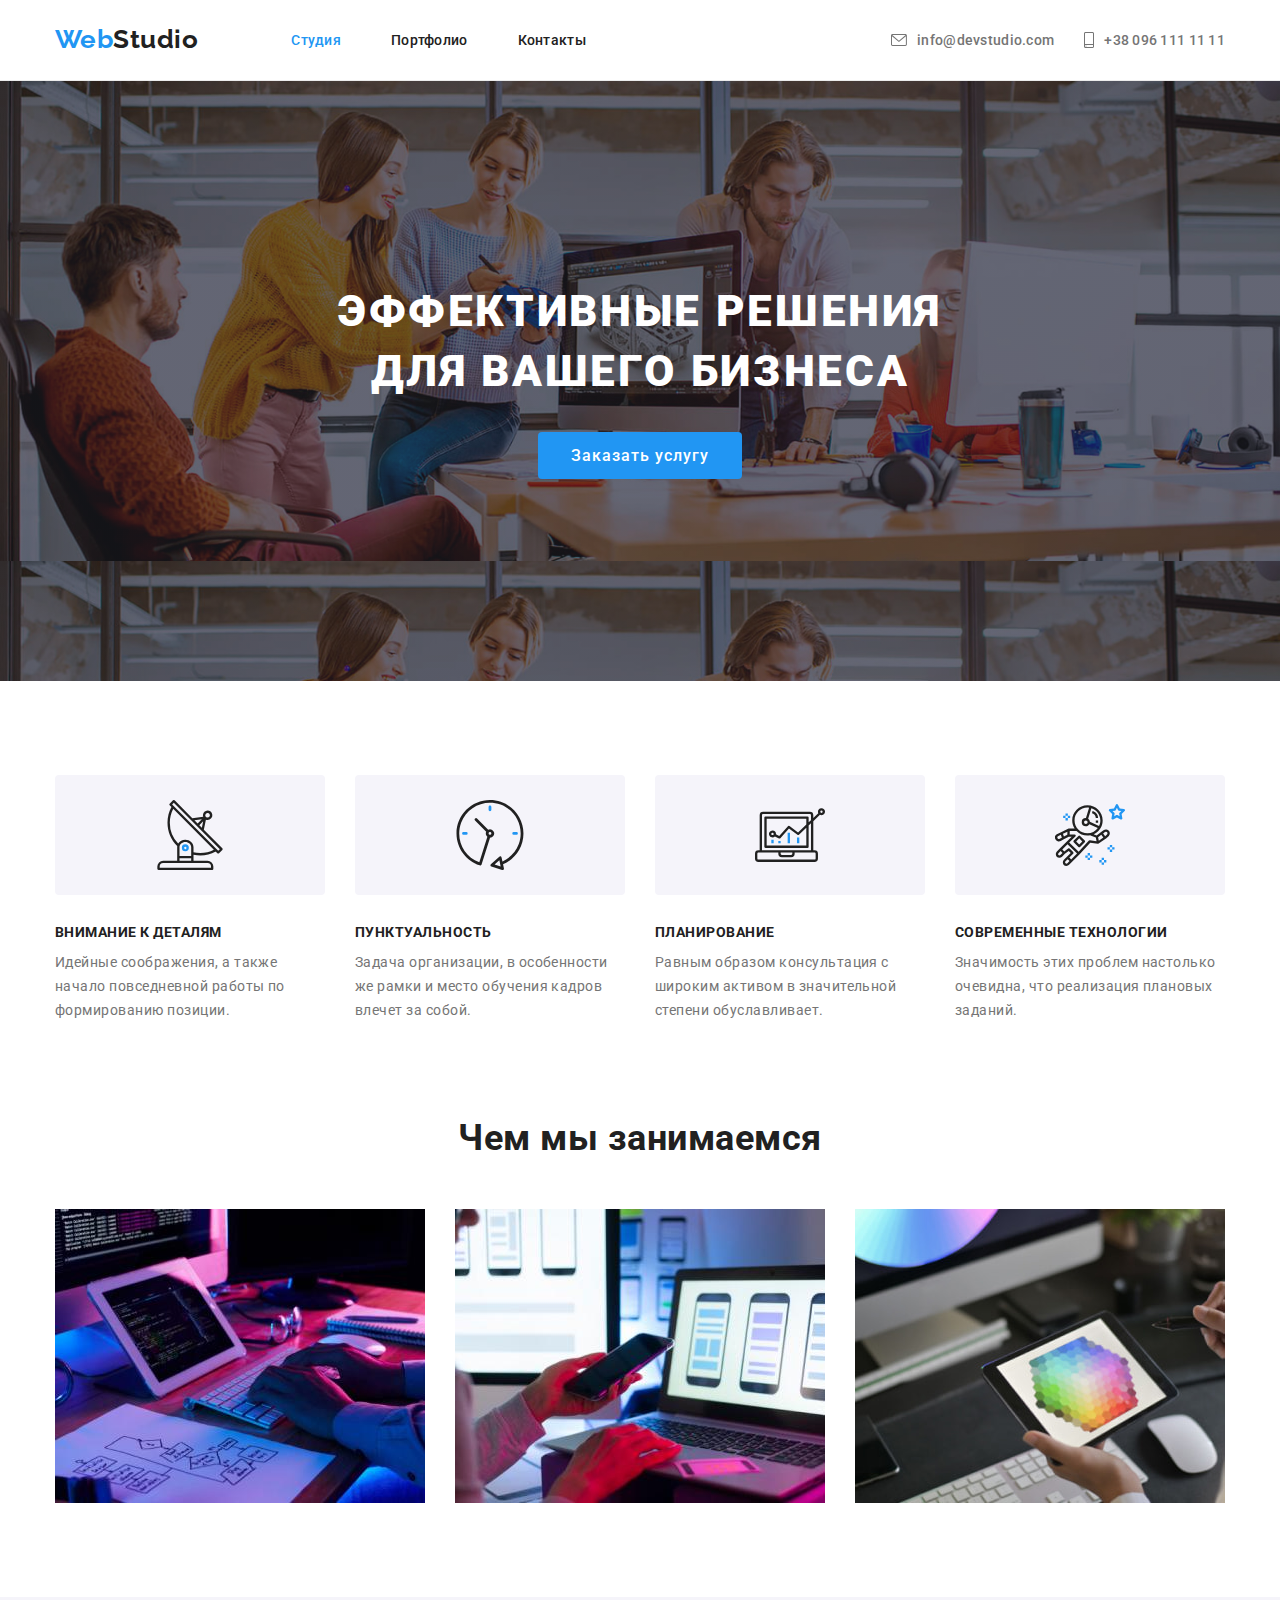
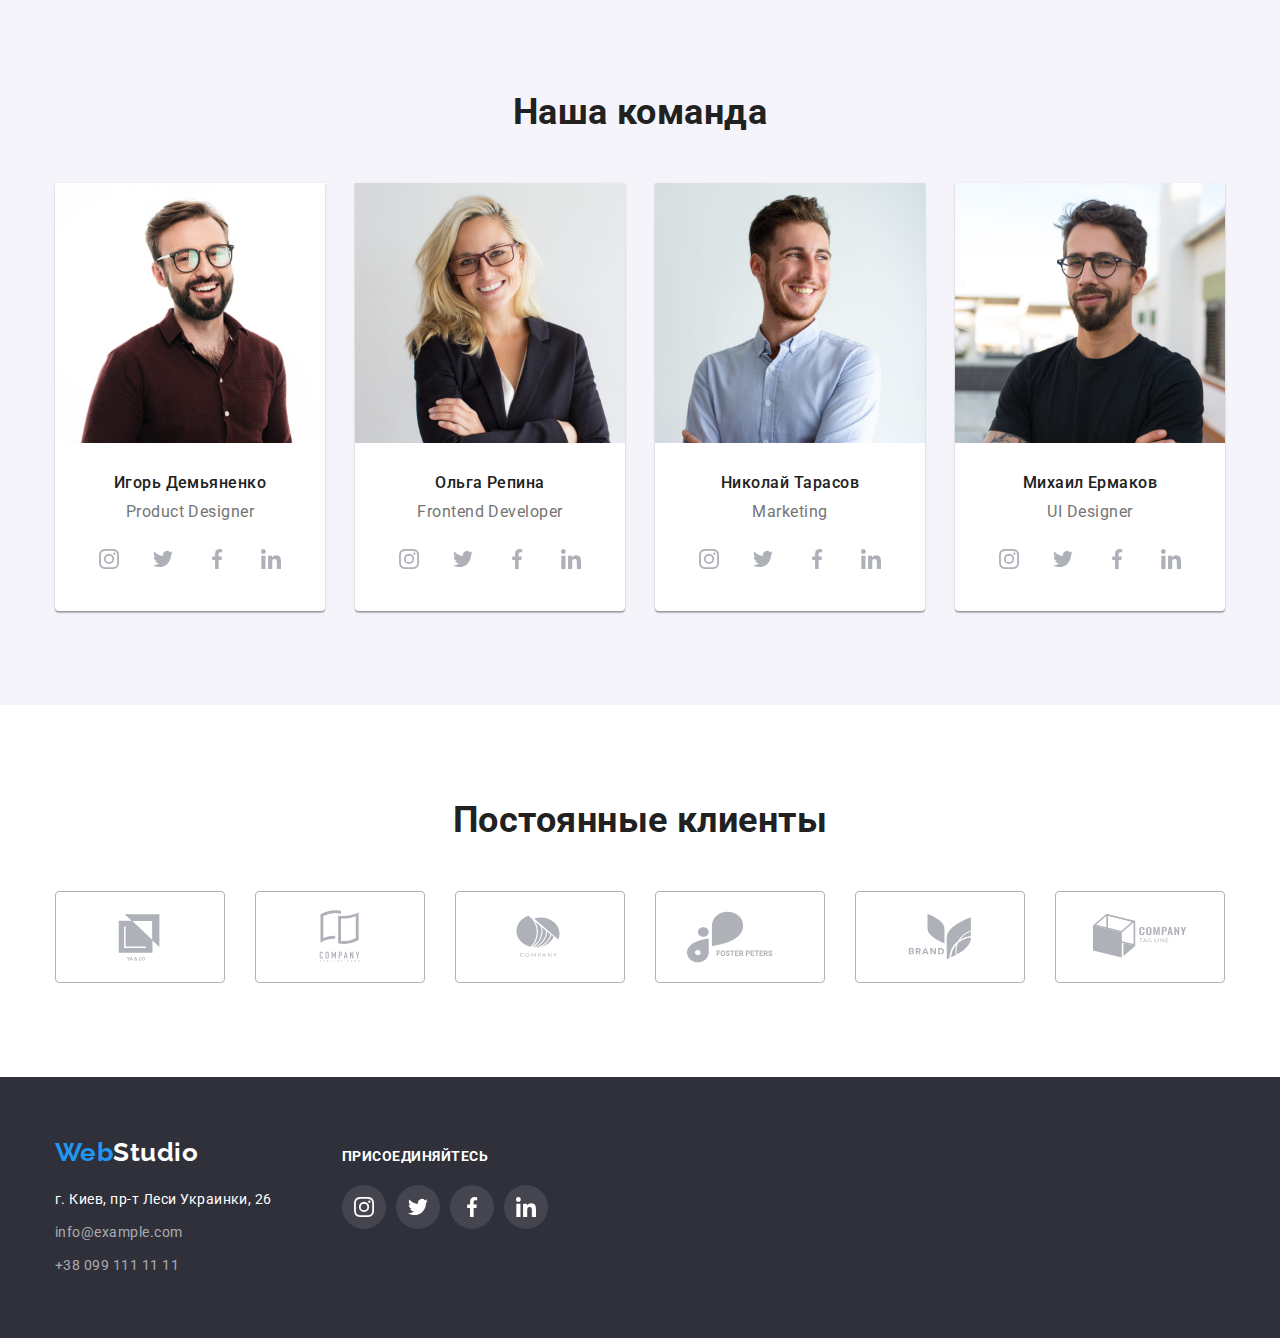
<file: index.html>
<!DOCTYPE html>
<html lang="ru">
<head>
    <meta charset="UTF-8">
    <meta http-equiv="X-UA-Compatible" content="IE=edge">
    <meta name="viewport" content="width=device-width, initial-scale=1.0">
    <title>Project</title>
    <link href="https://fonts.googleapis.com/css2?family=Raleway:wght@700&family=Roboto:wght@400;500;700;900&display=swap"
        rel="stylesheet">
    <link rel="stylesheet" href="https://cdnjs.cloudflare.com/ajax/libs/modern-normalize/1.1.0/modern-normalize.min.css">
    <!-- кастомные стили -->
    <link rel="stylesheet" href="./css/styles.css">
</head>
    <body>
        <!-- Шапка сайта -->
    <header class="header">
        <div class="container nav">
            <a href="/" class="logo"><span class="logo-web">Web</span>Studio</a>
            <nav class="navigation">               
                <ul class="site-nav list">
                    <li class="item">
                        <a href="./index.html" class="link current">Студия</a>
                    </li>
                    <li class="item">
                        <a href="./portfolio.html" class="link">Портфолио</a>
                    </li>
                    <li class="item">
                        <a href="" class="link">Контакты</a>
                    </li>
                </ul>
            </nav>
            <ul class="contacts-link">
                <li class="item">
                    <a class="link" href="mailto:info@devstudio.com">
                        <svg class="contacts-item" width="16" height="12" >
                            <use href="./images/sprite.svg#icon-envelope"></use>
                        </svg>
                    info@devstudio.com</a>
                </li>
                <li class="item">
                    <a class="link" href="tel:+380961111111">
                        <svg class="contacts-item" width="10" height="16">
                            <use href="./images/sprite.svg#icon-smartphone"></use>
                        </svg>
                    +38 096 111 11 11</a>
                </li>
            </ul>
        </div>
    </header>
    <main>
        <!-- Герой -->
        <section class="hero overlay"> 
            <div class="container">
                <h1 class="hero-title">Эффективные решения для вашего бизнеса</h1>
                <button type="button" class="hero-button">Заказать услугу</button>
            </div>
        </section>
        <!-- Преимущества -->
        <section class="section">
           <div class="container">
                <h2 class="visually-hidden">Преимущества</h2>
                <ul class="feature">
                    <li class="item">
                       <div class="item-icon">
                            <svg class="icon">
                                <use href="./images/sprite.svg#icon-antenna"></use>
                            </svg>
                       </div>
                        <h3 class="title">Внимание к деталям</h3>
                        <p>Идейные соображения, а также начало повседневной работы по формированию позиции.</p>
                    </li>
                    <li class="item">
                       <div class="item-icon">
                            <svg class="icon">
                                <use href="./images/sprite.svg#icon-vector"></use>
                            </svg>
                       </div>
                        <h3 class="title">Пунктуальность</h3>
                        <p>Задача организации, в особенности же рамки и место обучения кадров влечет за собой.</p>
                    </li>
                    <li class="item">
                        <div class="item-icon">
                            <svg class="icon">
                                <use href="./images/sprite.svg#icon-diagram"></use>
                            </svg>
                        </div>
                        <h3 class="title">Планирование</h3>
                        <p>Равным образом консультация с широким активом в значительной степени обуславливает.</p>
                    </li>
                    <li class="item">
                        <div class="item-icon">
                            <svg class="icon">
                                <use href="./images/sprite.svg#icon-astronaut"></use>
                            </svg>
                        </div>
                        <h3 class="title">Современные технологии</h3>
                        <p>Значимость этих проблем настолько очевидна, что реализация плановых заданий.</p>
                    </li>
                </ul>
           </div>
        </section>
<!-- Наши услуги -->
        <section class="section work">
            <div class="container">
                <h2 class="section-title">Чем мы занимаемся</h2>
                <ul class="work-list">
                    <li class="work-list-item">
                        <img src="./images/web-developer.jpg" alt="Веб разработка" width="370" />
                    </li>
                    <li class="work-list-item">
                        <img src="./images/mobile-developer.jpg" alt="Мобильная разработка" width="370" />
                    </li>
                    <li class="work-list-item">
                        <img src="./images/design.jpg" alt="Дизайн" width="370" />
                    </li>
                </ul>
            </div>
        </section>
        <!-- Наша команда -->
        <section class="section team">
            <div class="container">
                <h2 class="section-title">Наша команда</h2>
                <ul class="team-list">
                    <li class="team-card">
                        <img class="team-foto" src="./images/igor-demianenko.jpg" alt="Игорь Демьяненко" width="270" height="260" />
                        <div class="team-title">
                            <h3>Игорь Демьяненко</h3>
                            <p>Product Designer</p>
                            <ul class="social-item">
                                <li class="social-list">
                                    <a class="social-link" href="https://www.instagram.com/">
                                        <svg class="social-icon">
                                            <use href="./images/sprite.svg#instagram"></use>
                                        </svg>
                                    </a>
                                </li>
                                <li class="social-list">
                                    <a class="social-link" href="https://www.twitter.com/">
                                        <svg class="social-icon">
                                            <use href="./images/sprite.svg#twitter"></use>
                                        </svg>
                                    </a>
                                </li>
                                <li class="social-list">
                                    <a class="social-link" href="https://www.facebook.com/">
                                        <svg class="social-icon">
                                            <use href="./images/sprite.svg#facebook"></use>
                                        </svg>
                                    </a>
                                </li>
                                <li class="social-list">
                                    <a class="social-link" href="https://www.linkedin.com/">
                                        <svg class="social-icon">
                                            <use href="./images/sprite.svg#linkedin"></use>
                                        </svg>
                                    </a>
                                </li>
                            </ul>
                        </div>                        
                    </li>
                    <li class="team-card">
                        <img class="team-foto" src="./images/olga-repina.jpg" alt="Ольга Репина" width="270" height="260" />
                        <div class="team-title">
                            <h3>Ольга Репина</h3>
                            <p>Frontend Developer</p>
                            <ul class="social-item">
                                <li class="social-list">
                                    <a class="social-link" href="https://www.instagram.com/">
                                        <svg class="social-icon">
                                            <use href="./images/sprite.svg#instagram"></use>
                                        </svg>
                                    </a>
                                </li>
                                <li class="social-list">
                                    <a class="social-link" href="https://www.twitter.com/">
                                        <svg class="social-icon">
                                            <use href="./images/sprite.svg#twitter"></use>
                                        </svg>
                                    </a>
                                </li>
                                <li class="social-list">
                                    <a class="social-link" href="https://www.facebook.com/">
                                        <svg class="social-icon">
                                            <use href="./images/sprite.svg#facebook"></use>
                                        </svg>
                                    </a>
                                </li>
                                <li class="social-list">
                                    <a class="social-link" href="https://www.linkedin.com/">
                                        <svg class="social-icon">
                                            <use href="./images/sprite.svg#linkedin"></use>
                                        </svg>
                                    </a>
                                </li>
                            </ul>
                        </div>                        
                    </li>
                    <li class="team-card">
                        <img class="team-foto" src="./images/nikola-tarasov.jpg" alt="Николай Тарасов" width="270" height="260"/>
                        <div class="team-title">
                            <h3>Николай Тарасов</h3>
                            <p>Marketing</p>                        
                            <ul class="social-item">
                                <li class="social-list">
                                    <a class="social-link" href="https://www.instagram.com/">
                                        <svg class="social-icon">
                                            <use href="./images/sprite.svg#instagram"></use>
                                        </svg>
                                    </a>
                                </li>
                                <li class="social-list">
                                    <a class="social-link" href="https://www.twitter.com/">
                                        <svg class="social-icon">
                                            <use href="./images/sprite.svg#twitter"></use>
                                        </svg>
                                    </a>
                                </li>
                                <li class="social-list">
                                    <a class="social-link" href="https://www.facebook.com/">
                                        <svg class="social-icon">
                                            <use href="./images/sprite.svg#facebook"></use>
                                        </svg>
                                    </a>
                                </li>
                                <li class="social-list">
                                    <a class="social-link" href="https://www.linkedin.com/">
                                        <svg class="social-icon">
                                            <use href="./images/sprite.svg#linkedin"></use>
                                        </svg>
                                    </a>
                                </li>
                            </ul>
                        </div>
                    </li>
                    <li class="team-card">
                        <img class="team-foto" src="./images/mihail-ermakov.jpg" alt="Михаил Ермаков" width="270" height="260"/>
                       <div class="team-title">
                            <h3>Михаил Ермаков</h3>
                            <p>UI Designer</p>
                            <ul class="social-item">
                                <li class="social-list">
                                    <a class="social-link" href="https://www.instagram.com/">
                                        <svg class="social-icon">
                                            <use href="./images/sprite.svg#instagram"></use>
                                        </svg>
                                    </a>
                                </li>
                                <li class="social-list">
                                    <a class="social-link" href="https://www.twitter.com/">
                                        <svg class="social-icon">
                                            <use href="./images/sprite.svg#twitter"></use>
                                        </svg>
                                    </a>
                                </li>
                                <li class="social-list">
                                    <a class="social-link" href="https://www.facebook.com/">
                                        <svg class="social-icon">
                                            <use href="./images/sprite.svg#facebook"></use>
                                        </svg>
                                    </a>
                                </li>
                                <li class="social-list">
                                    <a class="social-link" href="https://www.linkedin.com/">
                                        <svg class="social-icon">
                                            <use href="./images/sprite.svg#linkedin"></use>
                                        </svg>
                                    </a>
                                </li>
                            </ul>
                       </div>                    
                    </li>
                </ul>
            </div>

        </section>
        <!-- Постоянные клиенты -->
        <section class="section">
            <div class="container">
                <h2 class="section-title">Постоянные клиенты</h2>
                <ul class="client">
                    <li class="client-item">
                        <a class="client-link" href="/">
                            <svg class="client-icon">
                                <use href="./images/sprite.svg#icon-yaco"></use>
                            </svg>
                        </a>
                    </li>
                    <li class="client-item">
                        <a class="client-link" href="/">
                            <svg class="client-icon">
                                <use href="./images/sprite.svg#icon-tageline-here"></use>
                            </svg>
                        </a>
                    </li>
                    <li class="client-item">
                        <a class="client-link" href="/">
                            <svg class="client-icon">
                                <use href="./images/sprite.svg#icon-company"></use>
                            </svg>
                        </a>
                    </li>
                    <li class="client-item">
                        <a class="client-link" href="/">
                            <svg class="client-icon">
                                <use href="./images/sprite.svg#icon-foster-peters"></use>
                            </svg>
                        </a>
                    </li>
                    <li class="client-item">
                        <a class="client-link" href="/">
                            <svg class="client-icon">
                                <use href="./images/sprite.svg#icon-brand"></use>
                            </svg>
                        </a>
                    </li>
                    <li class="client-item">
                        <a class="client-link" href="/">
                            <svg class="client-icon">
                                <use href="./images/sprite.svg#icon-tag-line"></use>
                            </svg>
                        </a>
                    </li>

                   
                </ul>
            </div>

        </section>
    </main>
    <!-- Футер -->
    <footer class="footer">
       <div class="container">
            <div class="footer-address">
                <a href="/" class="logo logo-footer"><span class="logo-web">Web</span>Studio</a>
                <address class="address">г. Киев, пр-т Леси Украинки, 26
                    <a href="mailto:info@devstudio.com" class="address-link">info@example.com</a>
                    <a href="tel:+380961111111" class="address-link"> +38 099 111 11 11</a>
                </address>
            </div>
            <div class="connect">
                <h3 class="title">Присоединяйтесь</h3>
                <ul class="social-item">
                    <li class="social-list">
                        <a class="social-link" href="https://www.instagram.com/" target="_blank">
                            <svg class="social-icon">
                                <use href="./images/sprite.svg#instagram"></use>
                            </svg>
                        </a>
                    </li>
                    <li class="social-list">
                        <a class="social-link" href="https://www.twitter.com/" target="_blank">
                            <svg class="social-icon">
                                <use href="./images/sprite.svg#twitter"></use>
                            </svg>
                        </a>
                    </li>
                    <li class="social-list">
                        <a class="social-link" href="https://www.facebook.com/" target="_blank">
                            <svg class="social-icon">
                                <use href="./images/sprite.svg#facebook"></use>
                            </svg>
                        </a>
                    </li>
                    <li class="social-list">
                        <a class="social-link" href="https://www.linkedin.com/" target="_blank">
                            <svg class="social-icon">
                                <use href="./images/sprite.svg#linkedin"></use>
                            </svg>
                        </a>
                    </li>
                </ul>
            </div>
            
       </div>      
    </footer>
    </body>
</html>
</file>
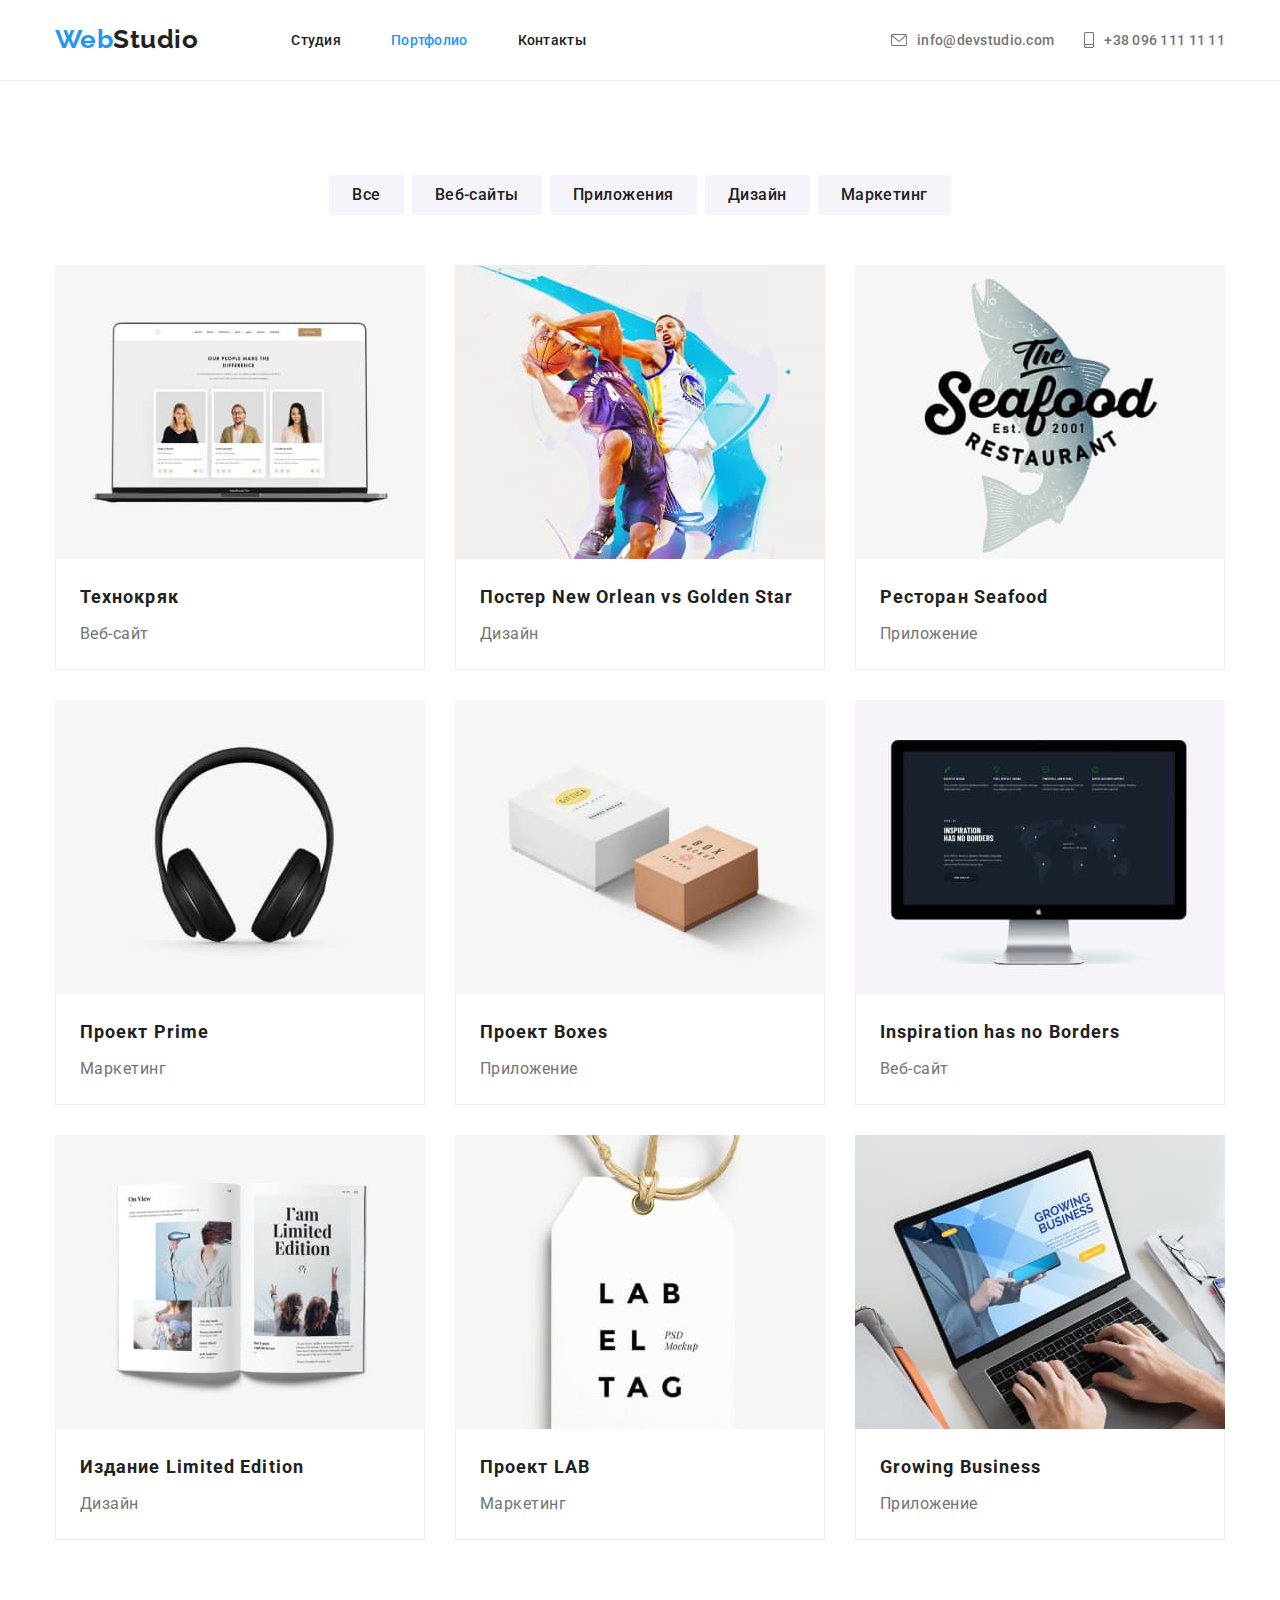
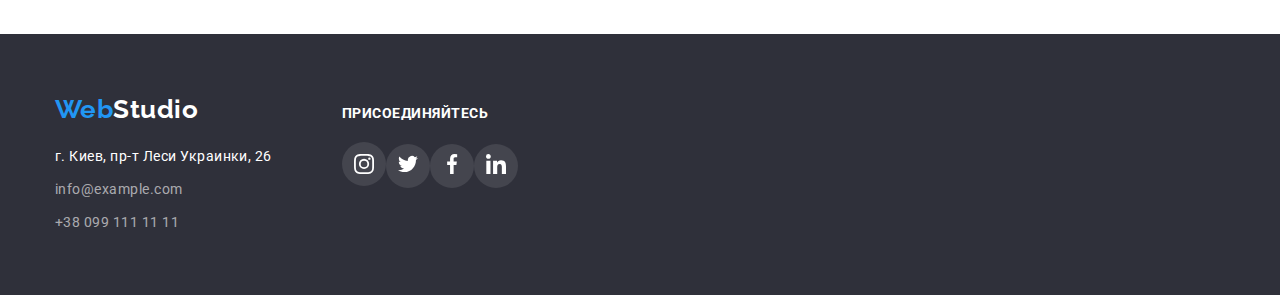
<file: portfolio.html>
<!DOCTYPE html>
<html lang="ru">
<head>
    <meta charset="UTF-8">
    <meta http-equiv="X-UA-Compatible" content="IE=edge">
    <meta name="viewport" content="width=device-width, initial-scale=1.0">
    <title>Portfolio</title>
    <link href="https://fonts.googleapis.com/css2?family=Raleway:wght@700&family=Roboto:wght@400;500;700&display=swap"
        rel="stylesheet">
    <link rel="stylesheet" href="https://cdnjs.cloudflare.com/ajax/libs/modern-normalize/1.1.0/modern-normalize.min.css">
    <!-- кастомные стили -->
    <link rel="stylesheet" href="./css/styles.css">
</head>
    <body>
    <header class="header">
        <div class="container nav">
            <a href="/" class="logo"><span class="logo-web">Web</span>Studio</a>
            <nav class="navigation">
                <ul class="site-nav list">
                    <li class="item">
                        <a href="./index.html" class="link">Студия</a>
                    </li>
                    <li class="item">
                        <a href="./portfolio.html" class="link current">Портфолио</a>
                    </li>
                    <li class="item">
                        <a href="" class="link">Контакты</a>
                    </li>
                </ul>
            </nav>
            <ul class="contacts-link">
                <li class="item">
                    <a class="link" href="mailto:info@devstudio.com">
                        <svg class="contacts-item" width="16" height="12">
                            <use href="./images/sprite.svg#icon-envelope"></use>
                        </svg>
                        info@devstudio.com</a>
                </li>
                <li class="item">
                    <a class="link" href="tel:+380961111111">
                        <svg class="contacts-item" width="10" height="16">
                            <use href="./images/sprite.svg#icon-smartphone"></use>
                        </svg>
                        +38 096 111 11 11</a>
                </li>
            </ul>
        </div>
    </header>
    <main>
        <section class="section">
            <div class="container">
                <h1 class="visually-hidden">Портфолио</h1>
                <ul class="filters">
                    <li class="filters-button"><button type="button">Все</button></li>
                    <li class="filters-button"><button type="button">Веб-сайты</button></li>
                    <li class="filters-button"><button type="button">Приложения</button></li>
                    <li class="filters-button"><button type="button">Дизайн</button></li>
                    <li class="filters-button"><button type="button">Маркетинг</button></li>
                </ul>
                <ul class="portfolio">
                    <li class="portfolio-card">
                        <a href="" class="portfolio-link">
                            <img class="portfolio-foto" src="./images/portfolio/tecnokriac.jpg" alt="фото сотрудников" width="370">
                            <div class="portfolio-link-container">
                                <h2 class="portfolio-title">Технокряк</h2>
                                <p>Веб-сайт</p>
                            </div>
                        </a>
                    </li>
                    <li class="portfolio-card">
                        <a href="" class="portfolio-link">
                            <img class="portfolio-foto" src="./images/portfolio/poster.jpg" alt="мужчины играют в баскетбол" width="370">
                            <div class="portfolio-link-container">
                                <h2 class="portfolio-title">Постер New Orlean vs Golden Star</h2>
                                <p>Дизайн</p>
                            </div>
                        </a>
                    </li>
                    <li class="portfolio-card">
                        <a href="" class="portfolio-link">
                            <img class="portfolio-foto" src="./images/portfolio/restaurant.jpg" alt="вывеска с названием ресторана" width="370">
                            <div class="portfolio-link-container">
                                <h2 class="portfolio-title">Ресторан Seafood</h2>
                                <p>Приложение</p>
                            </div>
                        </a>
                    </li>
                    <li class="portfolio-card">
                        <a href="" class="portfolio-link">
                            <img class="portfolio-foto" src="./images/portfolio/prime.jpg" alt="наушники" width="370">
                            <div class="portfolio-link-container">
                                <h2 class="portfolio-title">Проект Prime</h2>
                                <p>Маркетинг</p>
                            </div>
                        </a>
                    </li>
                    <li class="portfolio-card">
                        <a href="" class="portfolio-link">
                            <img class="portfolio-foto" src="./images/portfolio/boxes.jpg" alt="две коробочки" width="370">
                            <div class="portfolio-link-container">
                                <h2 class="portfolio-title">Проект Boxes</h2>
                                <p>Приложение</p>
                            </div>
                        </a>
                    </li>
                    <li class="portfolio-card">
                        <a href="" class="portfolio-link">
                            <img class="portfolio-foto" src="./images/portfolio/inspiration.jpg" alt="монитор" width="370">
                            <div class="portfolio-link-container">
                                <h2 class="portfolio-title">Inspiration has no Borders</h2>
                                <p>Веб-сайт</p>
                            </div>
                        </a>
                    </li>
                    <li class="portfolio-card">
                        <a href="" class="portfolio-link">
                            <img class="portfolio-foto" src="./images/portfolio/limited-edition.jpg" alt="открытая книга" width="370">
                            <div class="portfolio-link-container">
                                <h2 class="portfolio-title">Издание Limited Edition</h2>
                                <p>Дизайн</p>
                            </div>
                        </a>
                    </li>
                    <li class="portfolio-card">
                        <a href="" class="portfolio-link">
                            <img class="portfolio-foto" src="./images/portfolio/lab.jpg" alt="бирка с надписью">
                            <div class="portfolio-link-container">
                                <h2 class="portfolio-title">Проект LAB</h2>
                                <p>Маркетинг</p>
                            </div>
                        </a>
                    </li>
                    <li class="portfolio-card">
                        <a href="" class="portfolio-link">
                            <img class="portfolio-foto" src="./images/portfolio/glowing-business.jpg" alt="ноутбук" width="370">
                           <div class="portfolio-link-container">
                                <h2 class="portfolio-title">Growing Business</h2>
                                <p>Приложение</p>
                           </div>
                        </a>
                    </li>
                </ul>
            </div>
        </section>

    </main>
        <!-- Футер -->
    <footer class="footer">
        <div class="container">
            <div class="footer-address">
                <a href="/" class="logo logo-footer"><span class="logo-web">Web</span>Studio</a>
                <address class="address">г. Киев, пр-т Леси Украинки, 26
                    <a href="mailto:info@devstudio.com" class="address-link">info@example.com</a>
                    <a href="tel:+380961111111" class="address-link"> +38 099 111 11 11</a>
                </address>
            </div>
            <div class="connect">
                <h3 class="title">Присоединяйтесь</h3>
                <ul class="social-item">
                    <li>
                        <a class="social-link" href="https://www.instagram.com/" target="_blank">
                            <svg class="social-icon">
                                <use href="./images/sprite.svg#instagram"></use>
                            </svg>
                        </a>
                    </li>
                    <li class="social-link">
                        <a href="https://www.twitter.com/" target="_blank">
                            <svg class="social-icon">
                                <use href="./images/sprite.svg#twitter"></use>
                            </svg>
                        </a>
                    </li>
                    <li class="social-link">
                        <a href="https://www.facebook.com/" target="_blank">
                            <svg class="social-icon">
                                <use href="./images/sprite.svg#facebook"></use>
                            </svg>
                        </a>
                    </li>
                    <li class="social-link">
                        <a href="https://www.linkedin.com/" target="_blank">
                            <svg class="social-icon">
                                <use href="./images/sprite.svg#linkedin"></use>
                            </svg>
                        </a>
                    </li>
                </ul>
            </div>
    
        </div>
    </footer>
    </body>
</html>
</file>
<file: css/styles.css>
:root {
  --primary-text-color: #757575;
  --title-text-color: #212121;
  --accent-color: #2196f3;
  --primary-white-color: #e5e5e5;
  --primary-dark-color: #2f303a;
  --section-color: #f5f4fa;
  --secondary-white-color: #ffffff;
  --address-color: rgba(255, 255, 255, 0.6);
  --icon-color: #afb1b8;
  /* переменные шрифта */
  --main-font: Roboto, sans-serif;
  --accent-font: Raleway, sans-serif;
}

body {
  background-color: var(--secondary-white-color);
  color: var(--primary-text-color);

  font-family: var(--main-font);
  letter-spacing: 0.03em;
}

.section {
  padding: 94px 0;
}
/* Утилиты */

.list,
ul {
  list-style: none;
  padding-left: 0;
  margin-top: 0;
  margin-bottom: 0;
}

h1,
h2,
h3 {
  margin-top: 0;
  margin-bottom: 0;
}
img {
  display: block;
}
header {
  background-color: var(--secondary-white-color);
}

button {
  padding: 6px 22px;
  min-width: 73px;

  font-family: inherit;
  font-weight: 500;
  font-size: 16px;
  line-height: 1.6;
  text-align: center;
  letter-spacing: 0.03em;
  cursor: pointer;
  text-align: center;

  border-radius: 4px;
  border: 1px solid transparent;

  color: var(--title-text-color);
  background-color: var(--section-color);
}

button:focus,
button:hover {
  color: var(--secondary-white-color);
  background-color: var(--accent-color);
  box-shadow: 0px 3px 1px rgba(0, 0, 0, 0.1), 0px 1px 2px rgba(0, 0, 0, 0.08),
    0px 2px 2px rgba(0, 0, 0, 0.12);
}

.container {
  margin-left: auto;
  margin-right: auto;
  width: 1200px;
  padding-left: 15px;
  padding-right: 15px;
}
/* скрыть заголовок */
.visually-hidden {
  position: absolute;
  white-space: nowrap;
  width: 1px;
  height: 1px;
  overflow: hidden;
  border: 0;
  padding: 0;
  clip: rect(0 0 0 0);
  clip-path: inset(50%);
  margin: -1px;
}
/* Шапка сайта */
.header {
  border-bottom: 1px solid #ececec;
}
.nav {
  display: flex;
  align-items: center;
}
.navigation {
  margin-left: 93px;
}
/* Лого */
.logo {
  color: var(--title-text-color);
  font-family: var(--accent-font);
  font-weight: 700;
  font-size: 26px;
  line-height: 1.2;
  text-decoration: none;
}

.logo-web {
  color: var(--accent-color);
}

.site-nav {
  display: flex;
}

.site-nav .item:not(:last-child) {
  margin-right: 50px;
}
.site-nav a {
  display: block;
  padding-top: 32px;
  padding-bottom: 32px;

  color: var(--title-text-color);
  font-weight: 500;
  font-size: 14px;
  line-height: 1.15;
  letter-spacing: 0.02em;
  text-decoration: none;
}

.site-nav a:hover,
.site-nav a:focus {
  color: var(--accent-color);
}
.list .current {
  color: var(--accent-color);
}

.contacts-link {
  display: flex;
  margin-left: auto;
  align-items: center;
}

.link {
  display: flex;
  align-items: center;
}
.contacts-item {
  margin-right: 10px;
  fill: currentColor;
}

.contacts-link .item:not(:last-child) {
  margin-right: 30px;
}
.contacts-link a {
  display: flex;
  padding-top: 32px;
  padding-bottom: 32px;
  align-items: center;
  color: var(--primary-text-color);
  font-weight: 500;
  font-size: 14px;
  line-height: 0.15;
  letter-spacing: 0.02em;
  text-decoration: none;
}

.contacts-link a:hover,
.contacts-link a:focus {
  color: var(--accent-color);
}

.contacts-item:hover,
.contacts-item:focus {
  fill: var(--accent-color);
}

/* Герой */
.hero {
  text-align: center;
  padding-top: 200px;
  padding-bottom: 200px;
}

.overlay {
  max-width: 1600px;
  height: 600px;
  margin-left: auto;
  margin-right: auto;

  background-image: linear-gradient(
      to right,
      rgba(47, 48, 58, 0.4),
      rgba(47, 48, 58, 0.4)
    ),
    url("../images/hero.jpg");

  background-color: #c4c4c4;
  background-size: contain;
}
.hero-title {
  margin: 0 auto 30px;
  max-width: 696px;

  color: var(--secondary-white-color);
  font-weight: 900;
  font-size: 44px;
  line-height: 1.37;
  text-transform: uppercase;
  letter-spacing: 0.06em;
}

.hero-button {
  padding: 10px 32px;
  min-width: 200px;

  color: var(--secondary-white-color);
  letter-spacing: 0.06em;
  text-align: center;

  background-color: var(--accent-color);
  border-radius: 4px;
  border: 1px solid transparent;
}
.hero-button:hover,
.hero-button:focus {
  background-color: #188ce8;
}
/* Преимущества */

.feature {
  display: flex;
  flex-wrap: wrap;
}
.feature .item {
  width: calc((100% - 90px) / 4);
  margin-right: 30px;
  margin-bottom: 30px;
}

.icon {
  width: 70px;
  height: 70px;
}

.item-icon {
  display: flex;
  align-items: center;
  justify-content: center;

  width: 270px;
  height: 120px;
  margin-bottom: 30px;

  background-color: var(--section-color);
  border-radius: 4px;
}

.feature .item:nth-child(4n) {
  margin-right: 0;
}

.feature .item:nth-last-child(-n + 4) {
  margin-bottom: 0;
}

.feature .title {
  color: var(--title-text-color);
  font-weight: 700;
  font-size: 14px;
  line-height: 1.14;
  text-transform: uppercase;

  margin-top: 0;
  margin-bottom: 10px;
}
.feature p {
  font-size: 14px;
  line-height: 1.71;

  margin-top: 0;
  margin-bottom: 0;
}

/* Наши услуги */
.work {
  padding-top: 0;
}
.section-title {
  color: var(--title-text-color);
  font-weight: 700;
  font-size: 36px;
  line-height: 1.17;
  text-align: center;

  margin-top: 0;
  margin-bottom: 50px;
}
.work-list {
  display: flex;
  flex-wrap: wrap;
}

.work-list-item:not(:nth-child(3n)) {
  margin-right: 30px;
}

/* Наша команда */
.team {
  background-color: var(--section-color);
}
.team-list {
  display: flex;
  flex-wrap: wrap;
  margin: -15px;
}

.team-list .team-card {
  width: 270px;
}

.team-card {
  width: 270px;
  margin: 15px;

  background: #ffffff;
  box-shadow: 0px 1px 3px rgba(0, 0, 0, 0.12), 0px 1px 1px rgba(0, 0, 0, 0.14),
    0px 2px 1px rgba(0, 0, 0, 0.2);
  border-radius: 0px 0px 4px 4px;
}
.team-card h3 {
  margin-bottom: 10px;

  font-weight: 500;
  font-size: 16px;
  line-height: 1.19;
  color: var(--title-text-color);
  text-align: center;
}

.team-card p {
  margin-top: 0;

  font-size: 16px;
  line-height: 1.19;
  color: var(--primary-text-color);
  text-align: center;
}
.team-title {
  padding-top: 30px;
  padding-bottom: 30px;
}
.social-item {
  display: flex;
  align-items: baseline;
  justify-content: center;
}

.social-list:not(:last-child) {
  margin-right: 10px;
}

.social-link {
  display: flex;
  width: 44px;
  height: 44px;
  padding: 0;
  border: none;
  border-radius: 50%;
  align-items: center;
  justify-content: center;
}

.social-icon {
  width: 20px;
  height: 20px;
  fill: var(--icon-color);
}
.social-link:hover .social-icon,
.social-link:focus .social-icon {
  fill: var(--secondary-white-color);
}
/* Постоянные клиенты  */
.client {
  display: flex;
  flex-wrap: wrap;
}
.client-item {
  display: flex;
  width: calc((100% - 5 * 30px) / 6);
  height: 92px;
  border: 1px solid var(--icon-color);
  border-radius: 4px;
  justify-content: center;
  align-items: center;
}

.client-item:not(:nth-child(6n)) {
  margin-right: 30px;
}
.client-item:hover,
.client-item:focus {
  border: 1px solid var(--accent-color);
}
.client-link {
  display: flex;

  justify-content: center;
  align-items: center;
  width: 170px;
  height: 92px;
}
.client-icon {
  width: 106px;
  height: 60px;
  fill: var(--icon-color);
}

.client-item:hover .client-icon,
.client-item:focus .client-icon {
  fill: var(--accent-color);
}
/* Футер */
footer {
  background-color: var(--primary-dark-color);
  padding-top: 60px;
  padding-bottom: 60px;
}
.footer .container {
  display: flex;
  align-items: baseline;
}
.footer-address {
  margin-right: 70px;
}
.footer .logo {
  color: var(--secondary-white-color);
}

.logo-footer {
  display: block;
  margin-bottom: 20px;
}
.address {
  display: block;

  color: var(--secondary-white-color);
  font-size: 14px;
  font-style: normal;
  line-height: 1.7;
}
.address > .address-link {
  padding-top: 9px;
}
.address-link {
  display: block;

  color: var(--address-color);

  font-weight: 400;
  font-size: 14px;

  line-height: 1.7;
  text-decoration: none;
}

.address-link:hover,
.address-link:focus {
  color: var(--accent-color);
}

.connect .title {
  margin-bottom: 20px;

  color: var(--secondary-white-color);
  font-weight: 700;
  font-size: 14px;
  line-height: 1.14;
  text-transform: uppercase;
}

.connect .social-link {
  background-color: rgba(255, 255, 255, 0.1);
}
.social-link:hover,
.social-link:focus {
  background-color: var(--accent-color);
}
.connect .social-icon {
  fill: var(--secondary-white-color);
}
/* портфолио */
.filters {
  display: flex;
  flex-wrap: wrap;
  justify-content: center;
  margin-bottom: 50px;
}
.filters-button:not(:last-child) {
  margin-right: 8px;
}

.portfolio {
  display: flex;
  flex-wrap: wrap;
}
.portfolio-card {
  width: 370px;
  background: #ffffff;
}

.portfolio-card:not(:nth-child(3n)) {
  margin-right: 30px;
}
.portfolio-card:not(:nth-last-child(-n + 3)) {
  margin-bottom: 30px;
}
.portfolio-link:hover,
.portfolio-link:focus {
  box-shadow: 0px 1px 1px rgba(0, 0, 0, 0.12), 0px 4px 4px rgba(0, 0, 0, 0.06),
    1px 4px 6px rgba(0, 0, 0, 0.16);
}
.portfolio-link {
  display: block;
  text-decoration: none;
}

.portfolio-link-container {
  padding: 20px 24px;
  border-left: 1px solid #eeeeee;
  border-bottom: 1px solid #eeeeee;
  border-right: 1px solid #eeeeee;
}
.portfolio-title {
  color: var(--title-text-color);
  font-size: 18px;
  line-height: 2;

  letter-spacing: 0.06em;

  margin-bottom: 4px;
}
.portfolio-link p {
  color: var(--primary-text-color);

  font-size: 16px;
  line-height: 1.88;

  margin: 0;
}
</file>
